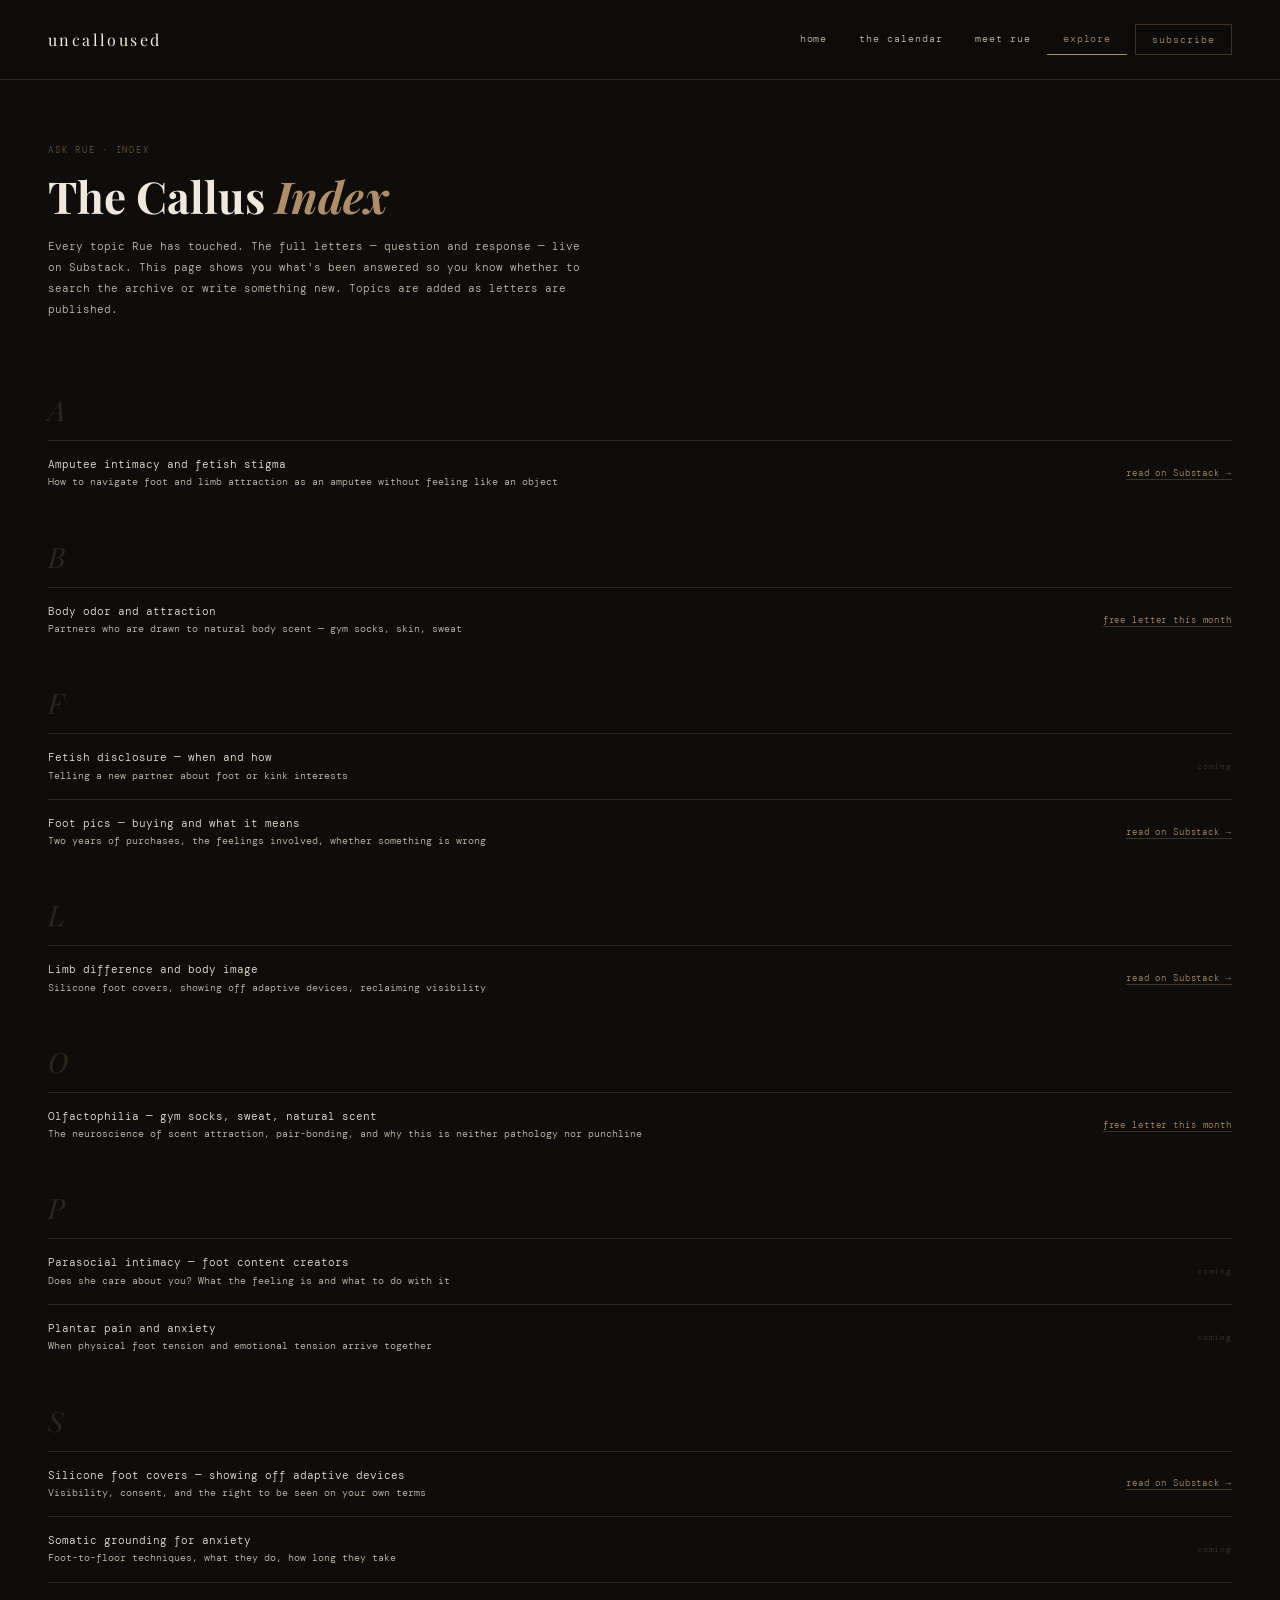
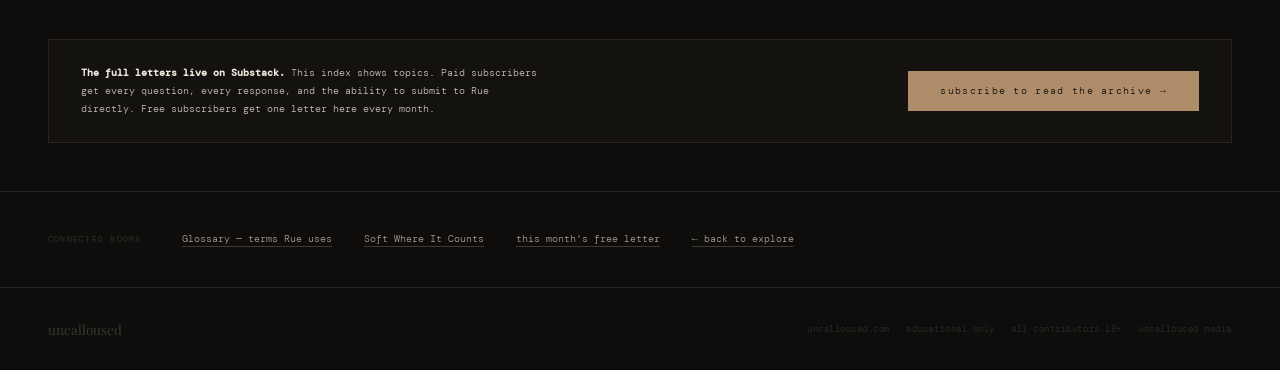
<file: callus-index.html>
<!DOCTYPE html>
<html lang="en">
<head>
<meta charset="UTF-8">
<meta name="viewport" content="width=device-width,initial-scale=1">
<title>The Callus Index — Uncalloused</title>
<link rel="stylesheet" href="shared.css">
<style>
.ci-intro{padding:4rem 3rem 2.5rem;max-width:640px;}
.ci-intro p{font-size:0.7rem;line-height:1.85;color:var(--muted);margin-top:1rem;}
.index-section{padding:0 3rem 1rem;}
.index-letter{font-family:'Playfair Display',serif;font-size:1.75rem;color:rgba(176,141,106,0.2);margin:2rem 0 0.75rem;font-style:italic;}
.index-item{border-top:0.5px solid var(--border);padding:1rem 0;display:grid;grid-template-columns:1fr auto;gap:1rem;align-items:center;}
.index-item:last-of-type{border-bottom:0.5px solid var(--border);margin-bottom:1.5rem;}
.idx-topic{font-size:0.7rem;color:var(--cream);}
.idx-sub{font-size:0.6rem;color:var(--muted);margin-top:0.2rem;line-height:1.6;}
.idx-link{font-size:0.55rem;letter-spacing:0.1em;color:var(--gold);text-decoration:none;border-bottom:0.5px solid rgba(176,141,106,0.3);white-space:nowrap;}
.idx-link:hover{border-color:var(--gold);}
.idx-coming{font-size:0.52rem;letter-spacing:0.1em;color:rgba(232,226,217,0.2);white-space:nowrap;}
.paywall-strip{margin:1rem 3rem 3rem;padding:1.5rem 2rem;background:rgba(176,141,106,0.04);border:0.5px solid rgba(176,141,106,0.15);display:flex;justify-content:space-between;align-items:center;gap:2rem;flex-wrap:wrap;}
.paywall-strip p{font-size:0.65rem;line-height:1.75;color:var(--muted);max-width:460px;}
.paywall-strip strong{color:var(--cream);}
@media(max-width:760px){.ci-intro,.index-section,.paywall-strip{padding-left:1.5rem;padding-right:1.5rem;}.paywall-strip{flex-direction:column;margin-left:0;margin-right:0;}}
</style>
</head>
<body>
<nav>
  <a class="nav-logo" href="index.html">uncalloused</a>
  <div class="nav-tabs">
    <a class="nav-tab" href="index.html">home</a>
    <a class="nav-tab" href="index.html#calendar">the calendar</a>
    <a class="nav-tab" href="index.html#rue">meet rue</a>
    <a class="nav-tab active" href="explore.html">explore</a>
    <a class="nav-tab cta" href="index.html#subscribe">subscribe</a>
  </div>
</nav>

<div class="ci-intro">
  <div class="sec-label">ask rue · index</div>
  <h2>The Callus <em>Index</em></h2>
  <p>Every topic Rue has touched. The full letters — question and response — live on Substack. This page shows you what's been answered so you know whether to search the archive or write something new. Topics are added as letters are published.</p>
</div>

<div class="index-section">

  <div class="index-letter">A</div>
  <div class="index-item"><div><div class="idx-topic">Amputee intimacy and fetish stigma</div><div class="idx-sub">How to navigate foot and limb attraction as an amputee without feeling like an object</div></div><a class="idx-link" href="index.html#subscribe">read on Substack →</a></div>

  <div class="index-letter">B</div>
  <div class="index-item"><div><div class="idx-topic">Body odor and attraction</div><div class="idx-sub">Partners who are drawn to natural body scent — gym socks, skin, sweat</div></div><a class="idx-link" href="index.html#rue">free letter this month</a></div>

  <div class="index-letter">F</div>
  <div class="index-item"><div><div class="idx-topic">Fetish disclosure — when and how</div><div class="idx-sub">Telling a new partner about foot or kink interests</div></div><div class="idx-coming">coming</div></div>
  <div class="index-item"><div><div class="idx-topic">Foot pics — buying and what it means</div><div class="idx-sub">Two years of purchases, the feelings involved, whether something is wrong</div></div><a class="idx-link" href="index.html#subscribe">read on Substack →</a></div>

  <div class="index-letter">L</div>
  <div class="index-item"><div><div class="idx-topic">Limb difference and body image</div><div class="idx-sub">Silicone foot covers, showing off adaptive devices, reclaiming visibility</div></div><a class="idx-link" href="index.html#subscribe">read on Substack →</a></div>

  <div class="index-letter">O</div>
  <div class="index-item"><div><div class="idx-topic">Olfactophilia — gym socks, sweat, natural scent</div><div class="idx-sub">The neuroscience of scent attraction, pair-bonding, and why this is neither pathology nor punchline</div></div><a class="idx-link" href="index.html#rue">free letter this month</a></div>

  <div class="index-letter">P</div>
  <div class="index-item"><div><div class="idx-topic">Parasocial intimacy — foot content creators</div><div class="idx-sub">Does she care about you? What the feeling is and what to do with it</div></div><div class="idx-coming">coming</div></div>
  <div class="index-item"><div><div class="idx-topic">Plantar pain and anxiety</div><div class="idx-sub">When physical foot tension and emotional tension arrive together</div></div><div class="idx-coming">coming</div></div>

  <div class="index-letter">S</div>
  <div class="index-item"><div><div class="idx-topic">Silicone foot covers — showing off adaptive devices</div><div class="idx-sub">Visibility, consent, and the right to be seen on your own terms</div></div><a class="idx-link" href="index.html#subscribe">read on Substack →</a></div>
  <div class="index-item"><div><div class="idx-topic">Somatic grounding for anxiety</div><div class="idx-sub">Foot-to-floor techniques, what they do, how long they take</div></div><div class="idx-coming">coming</div></div>

</div>

<div class="paywall-strip">
  <p><strong>The full letters live on Substack.</strong> This index shows topics. Paid subscribers get every question, every response, and the ability to submit to Rue directly. Free subscribers get one letter here every month.</p>
  <a class="btn-p" href="index.html#subscribe">subscribe to read the archive →</a>
</div>

<div class="xlink-strip">
  <span class="xlink-label">connected rooms</span>
  <a class="xlink" href="glossary.html">Glossary — terms Rue uses</a>
  <a class="xlink" href="soft-where-it-counts.html">Soft Where It Counts</a>
  <a class="xlink" href="index.html#rue">this month's free letter</a>
  <a class="xlink" href="explore.html">← back to explore</a>
</div>

<footer>
  <a class="f-logo" href="index.html">uncalloused</a>
  <div class="f-copy">uncalloused.com · educational only · all contributors 18+ · uncalloused media</div>
</footer>
<script src="images.js"></script>
</body>
</html>
</file>
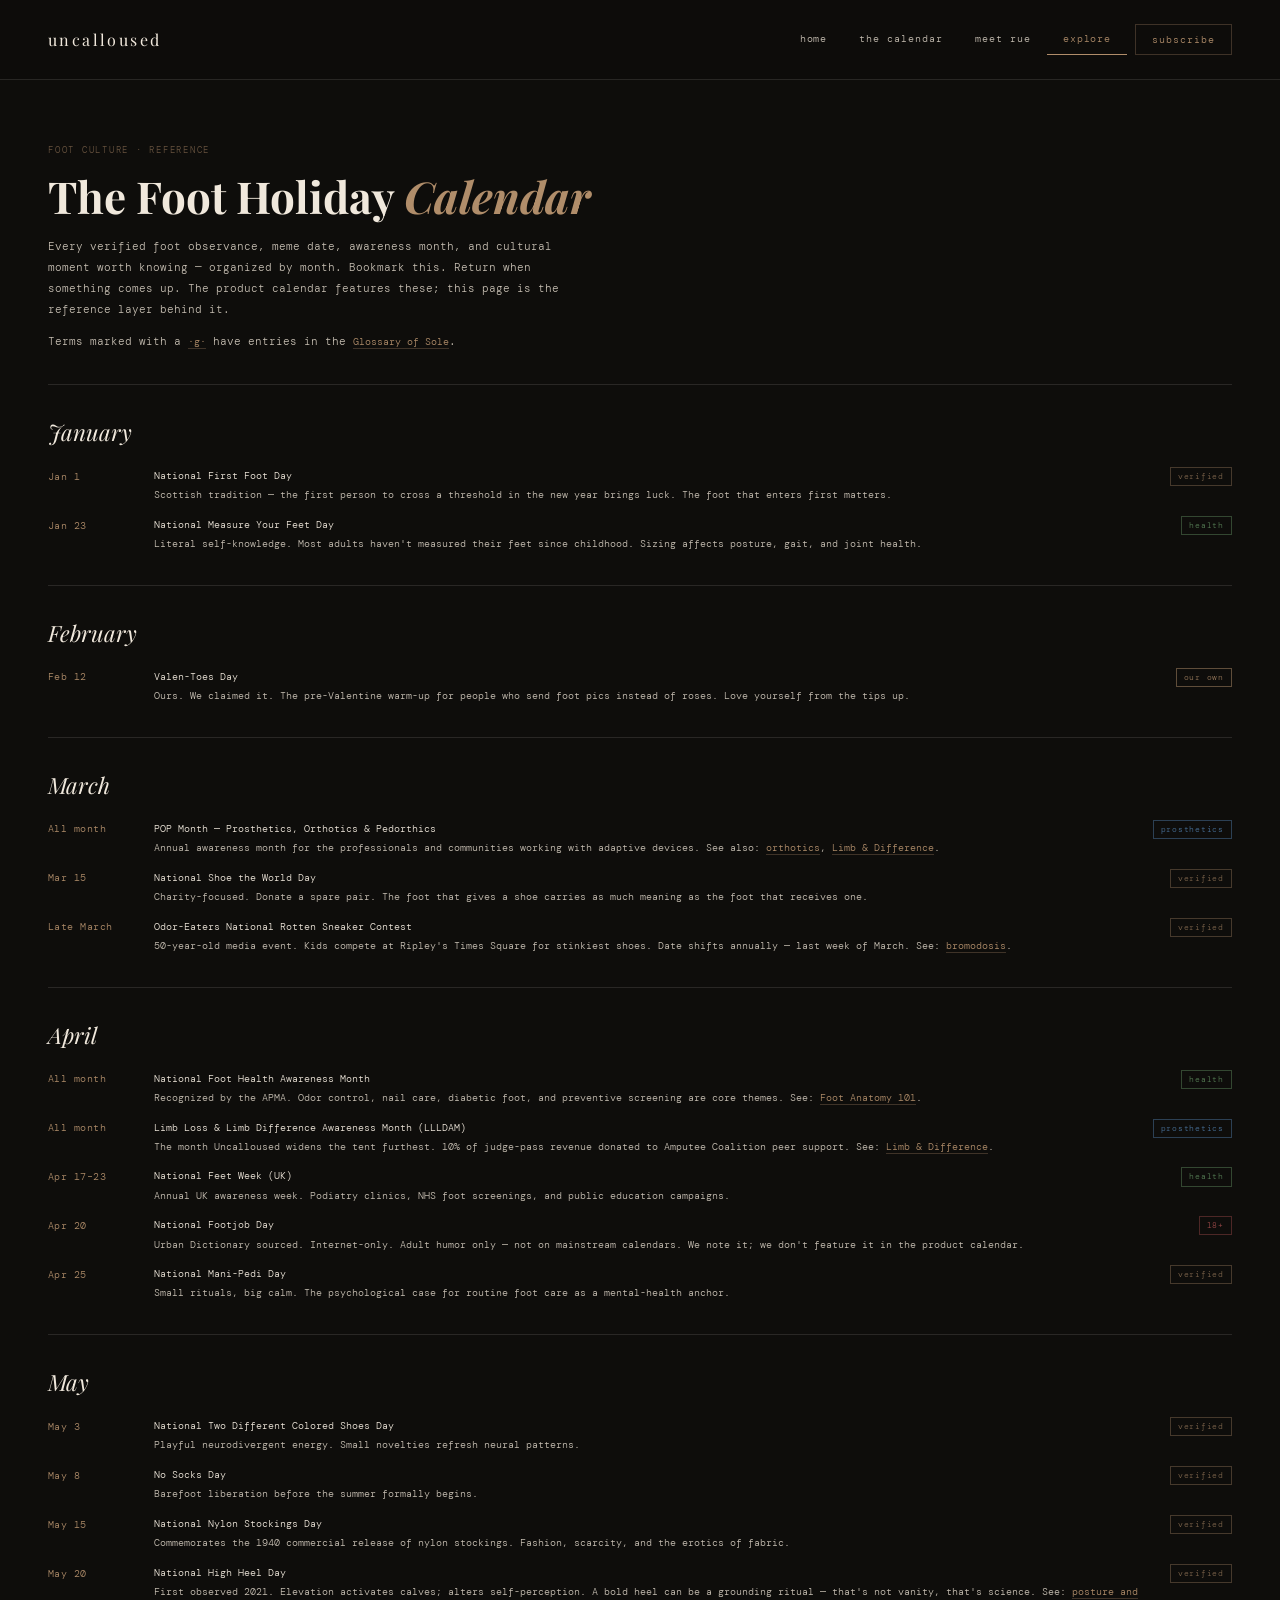
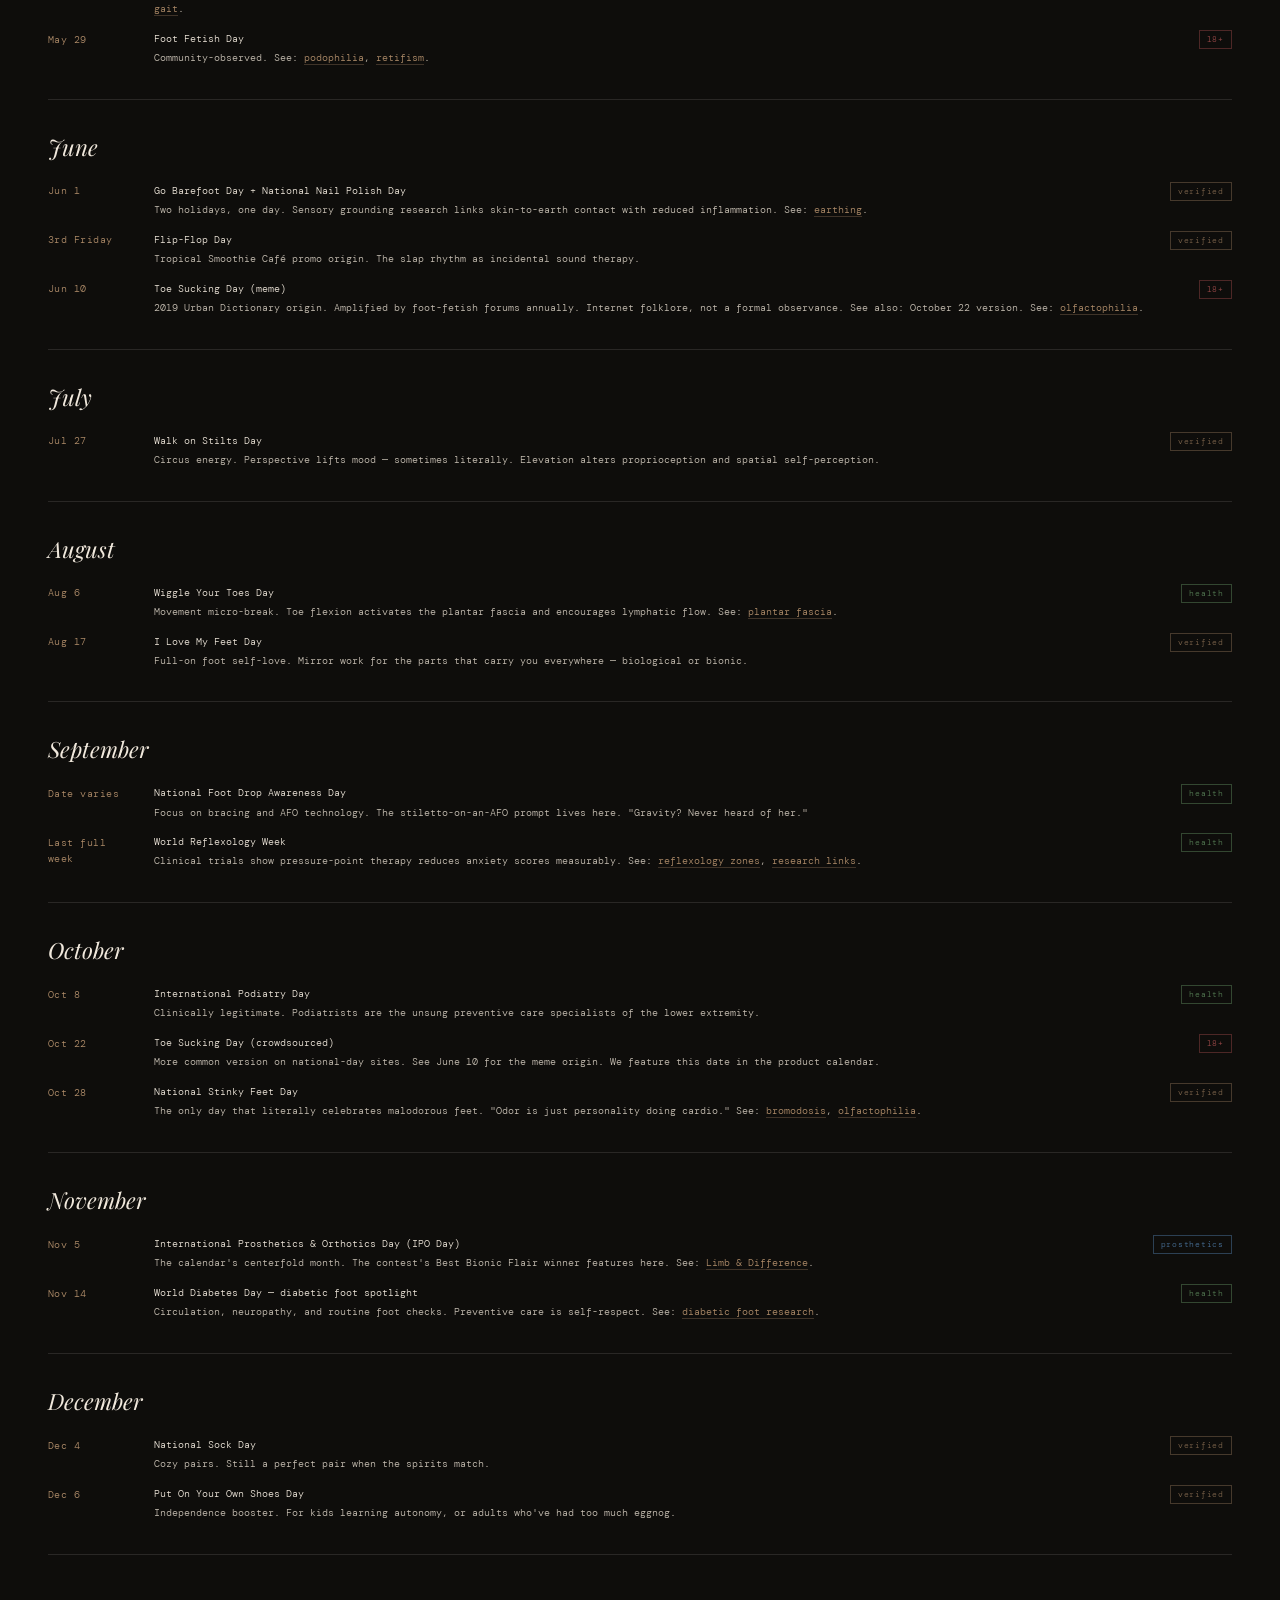
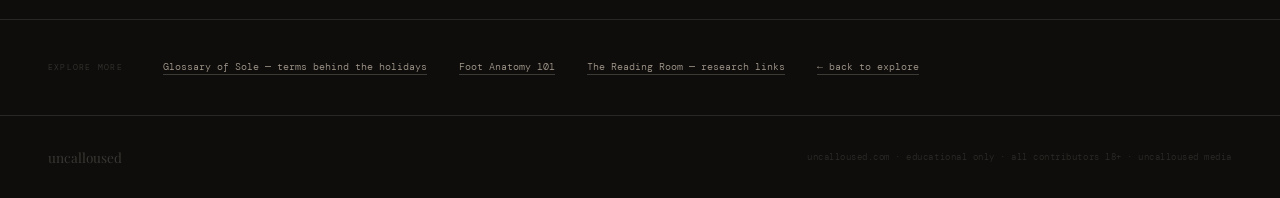
<file: holiday-calendar.html>
<!DOCTYPE html>
<html lang="en">
<head>
<meta charset="UTF-8">
<meta name="viewport" content="width=device-width,initial-scale=1">
<title>The Foot Holiday Calendar — Uncalloused</title>
<link rel="stylesheet" href="shared.css">
<style>
  .cal-intro{padding:4rem 3rem 2rem;max-width:640px;}
  .cal-intro p{font-size:0.7rem;line-height:1.85;color:var(--muted);margin-top:1rem;}

  .months{padding:0 3rem 4rem;}
  .month-block{border-top:0.5px solid var(--border);padding:2rem 0;}
  .month-block:last-child{border-bottom:0.5px solid var(--border);}
  .month-name{font-family:'Playfair Display',serif;font-size:1.4rem;color:var(--cream);margin-bottom:1.25rem;font-style:italic;}

  .observances{display:flex;flex-direction:column;gap:0.75rem;}
  .obs{display:grid;grid-template-columns:90px 1fr auto;gap:1rem;align-items:start;font-size:0.65rem;line-height:1.7;}
  .obs-date{color:var(--gold);font-size:0.6rem;letter-spacing:0.05em;padding-top:0.1rem;}
  .obs-name{color:var(--cream);}
  .obs-note{color:var(--muted);margin-top:0.15rem;font-size:0.62rem;}
  .obs-tag{font-size:0.48rem;letter-spacing:0.1em;padding:2px 7px;border:0.5px solid rgba(176,141,106,0.35);color:rgba(176,141,106,0.7);white-space:nowrap;align-self:start;}
  .obs-tag.adult{border-color:rgba(220,100,100,0.3);color:rgba(220,100,100,0.7);}
  .obs-tag.prosthetics{border-color:rgba(100,160,220,0.35);color:rgba(100,160,220,0.7);}
  .obs-tag.health{border-color:rgba(120,180,120,0.35);color:rgba(120,180,120,0.7);}
  .obs-tag.ours{border-color:rgba(176,141,106,0.5);color:rgba(176,141,106,0.85);}

  .glossary-link{font-size:0.6rem;color:var(--gold);text-decoration:none;border-bottom:0.5px solid rgba(176,141,106,0.3);}
  .glossary-link:hover{border-color:var(--gold);}

  @media(max-width:760px){
    .months{padding:0 1.5rem 3rem;}
    .obs{grid-template-columns:70px 1fr;gap:0.5rem;}
    .obs-tag{display:none;}
    .cal-intro{padding:3rem 1.5rem 1.5rem;}
  }
</style>
</head>
<body>
<nav>
  <a class="nav-logo" href="index.html">uncalloused</a>
  <div class="nav-tabs">
    <a class="nav-tab" href="index.html">home</a>
    <a class="nav-tab" href="index.html#calendar">the calendar</a>
    <a class="nav-tab" href="index.html#rue">meet rue</a>
    <a class="nav-tab active" href="explore.html">explore</a>
    <a class="nav-tab cta" href="index.html#subscribe">subscribe</a>
  </div>
</nav>

<div class="cal-intro">
  <div class="sec-label">foot culture · reference</div>
  <h2>The Foot Holiday <em>Calendar</em></h2>
  <p>Every verified foot observance, meme date, awareness month, and cultural moment worth knowing — organized by month. Bookmark this. Return when something comes up. The product calendar features these; this page is the reference layer behind it.</p>
  <p style="margin-top:0.75rem;">Terms marked with a <a class="glossary-link" href="glossary.html">·g·</a> have entries in the <a class="glossary-link" href="glossary.html">Glossary of Sole</a>.</p>
</div>

<div class="months">

  <div class="month-block">
    <div class="month-name">January</div>
    <div class="observances">
      <div class="obs"><div class="obs-date">Jan 1</div><div><div class="obs-name">National First Foot Day</div><div class="obs-note">Scottish tradition — the first person to cross a threshold in the new year brings luck. The foot that enters first matters.</div></div><div class="obs-tag">verified</div></div>
      <div class="obs"><div class="obs-date">Jan 23</div><div><div class="obs-name">National Measure Your Feet Day</div><div class="obs-note">Literal self-knowledge. Most adults haven't measured their feet since childhood. Sizing affects posture, gait, and joint health.</div></div><div class="obs-tag health">health</div></div>
    </div>
  </div>

  <div class="month-block">
    <div class="month-name">February</div>
    <div class="observances">
      <div class="obs"><div class="obs-date">Feb 12</div><div><div class="obs-name">Valen-Toes Day</div><div class="obs-note">Ours. We claimed it. The pre-Valentine warm-up for people who send foot pics instead of roses. Love yourself from the tips up.</div></div><div class="obs-tag ours">our own</div></div>
    </div>
  </div>

  <div class="month-block">
    <div class="month-name">March</div>
    <div class="observances">
      <div class="obs"><div class="obs-date">All month</div><div><div class="obs-name">POP Month — Prosthetics, Orthotics & Pedorthics</div><div class="obs-note">Annual awareness month for the professionals and communities working with adaptive devices. See also: <a class="glossary-link" href="glossary.html">orthotics</a>, <a class="glossary-link" href="limb-difference.html">Limb & Difference</a>.</div></div><div class="obs-tag prosthetics">prosthetics</div></div>
      <div class="obs"><div class="obs-date">Mar 15</div><div><div class="obs-name">National Shoe the World Day</div><div class="obs-note">Charity-focused. Donate a spare pair. The foot that gives a shoe carries as much meaning as the foot that receives one.</div></div><div class="obs-tag verified">verified</div></div>
      <div class="obs"><div class="obs-date">Late March</div><div><div class="obs-name">Odor-Eaters National Rotten Sneaker Contest</div><div class="obs-note">50-year-old media event. Kids compete at Ripley's Times Square for stinkiest shoes. Date shifts annually — last week of March. See: <a class="glossary-link" href="glossary.html">bromodosis</a>.</div></div><div class="obs-tag verified">verified</div></div>
    </div>
  </div>

  <div class="month-block">
    <div class="month-name">April</div>
    <div class="observances">
      <div class="obs"><div class="obs-date">All month</div><div><div class="obs-name">National Foot Health Awareness Month</div><div class="obs-note">Recognized by the APMA. Odor control, nail care, diabetic foot, and preventive screening are core themes. See: <a class="glossary-link" href="foot-anatomy.html">Foot Anatomy 101</a>.</div></div><div class="obs-tag health">health</div></div>
      <div class="obs"><div class="obs-date">All month</div><div><div class="obs-name">Limb Loss & Limb Difference Awareness Month (LLLDAM)</div><div class="obs-note">The month Uncalloused widens the tent furthest. 10% of judge-pass revenue donated to Amputee Coalition peer support. See: <a class="glossary-link" href="limb-difference.html">Limb & Difference</a>.</div></div><div class="obs-tag prosthetics">prosthetics</div></div>
      <div class="obs"><div class="obs-date">Apr 17–23</div><div><div class="obs-name">National Feet Week (UK)</div><div class="obs-note">Annual UK awareness week. Podiatry clinics, NHS foot screenings, and public education campaigns.</div></div><div class="obs-tag health">health</div></div>
      <div class="obs"><div class="obs-date">Apr 20</div><div><div class="obs-name">National Footjob Day</div><div class="obs-note">Urban Dictionary sourced. Internet-only. Adult humor only — not on mainstream calendars. We note it; we don't feature it in the product calendar.</div></div><div class="obs-tag adult">18+</div></div>
      <div class="obs"><div class="obs-date">Apr 25</div><div><div class="obs-name">National Mani-Pedi Day</div><div class="obs-note">Small rituals, big calm. The psychological case for routine foot care as a mental-health anchor.</div></div><div class="obs-tag verified">verified</div></div>
    </div>
  </div>

  <div class="month-block">
    <div class="month-name">May</div>
    <div class="observances">
      <div class="obs"><div class="obs-date">May 3</div><div><div class="obs-name">National Two Different Colored Shoes Day</div><div class="obs-note">Playful neurodivergent energy. Small novelties refresh neural patterns.</div></div><div class="obs-tag verified">verified</div></div>
      <div class="obs"><div class="obs-date">May 8</div><div><div class="obs-name">No Socks Day</div><div class="obs-note">Barefoot liberation before the summer formally begins.</div></div><div class="obs-tag verified">verified</div></div>
      <div class="obs"><div class="obs-date">May 15</div><div><div class="obs-name">National Nylon Stockings Day</div><div class="obs-note">Commemorates the 1940 commercial release of nylon stockings. Fashion, scarcity, and the erotics of fabric.</div></div><div class="obs-tag verified">verified</div></div>
      <div class="obs"><div class="obs-date">May 20</div><div><div class="obs-name">National High Heel Day</div><div class="obs-note">First observed 2021. Elevation activates calves; alters self-perception. A bold heel can be a grounding ritual — that's not vanity, that's science. See: <a class="glossary-link" href="foot-anatomy.html">posture and gait</a>.</div></div><div class="obs-tag verified">verified</div></div>
      <div class="obs"><div class="obs-date">May 29</div><div><div class="obs-name">Foot Fetish Day</div><div class="obs-note">Community-observed. See: <a class="glossary-link" href="glossary.html">podophilia</a>, <a class="glossary-link" href="glossary.html">retifism</a>.</div></div><div class="obs-tag adult">18+</div></div>
    </div>
  </div>

  <div class="month-block">
    <div class="month-name">June</div>
    <div class="observances">
      <div class="obs"><div class="obs-date">Jun 1</div><div><div class="obs-name">Go Barefoot Day + National Nail Polish Day</div><div class="obs-note">Two holidays, one day. Sensory grounding research links skin-to-earth contact with reduced inflammation. See: <a class="glossary-link" href="glossary.html">earthing</a>.</div></div><div class="obs-tag verified">verified</div></div>
      <div class="obs"><div class="obs-date">3rd Friday</div><div><div class="obs-name">Flip-Flop Day</div><div class="obs-note">Tropical Smoothie Café promo origin. The slap rhythm as incidental sound therapy.</div></div><div class="obs-tag verified">verified</div></div>
      <div class="obs"><div class="obs-date">Jun 10</div><div><div class="obs-name">Toe Sucking Day (meme)</div><div class="obs-note">2019 Urban Dictionary origin. Amplified by foot-fetish forums annually. Internet folklore, not a formal observance. See also: October 22 version. See: <a class="glossary-link" href="glossary.html">olfactophilia</a>.</div></div><div class="obs-tag adult">18+</div></div>
    </div>
  </div>

  <div class="month-block">
    <div class="month-name">July</div>
    <div class="observances">
      <div class="obs"><div class="obs-date">Jul 27</div><div><div class="obs-name">Walk on Stilts Day</div><div class="obs-note">Circus energy. Perspective lifts mood — sometimes literally. Elevation alters proprioception and spatial self-perception.</div></div><div class="obs-tag verified">verified</div></div>
    </div>
  </div>

  <div class="month-block">
    <div class="month-name">August</div>
    <div class="observances">
      <div class="obs"><div class="obs-date">Aug 6</div><div><div class="obs-name">Wiggle Your Toes Day</div><div class="obs-note">Movement micro-break. Toe flexion activates the plantar fascia and encourages lymphatic flow. See: <a class="glossary-link" href="foot-anatomy.html">plantar fascia</a>.</div></div><div class="obs-tag health">health</div></div>
      <div class="obs"><div class="obs-date">Aug 17</div><div><div class="obs-name">I Love My Feet Day</div><div class="obs-note">Full-on foot self-love. Mirror work for the parts that carry you everywhere — biological or bionic.</div></div><div class="obs-tag verified">verified</div></div>
    </div>
  </div>

  <div class="month-block">
    <div class="month-name">September</div>
    <div class="observances">
      <div class="obs"><div class="obs-date">Date varies</div><div><div class="obs-name">National Foot Drop Awareness Day</div><div class="obs-note">Focus on bracing and AFO technology. The stiletto-on-an-AFO prompt lives here. "Gravity? Never heard of her."</div></div><div class="obs-tag health">health</div></div>
      <div class="obs"><div class="obs-date">Last full week</div><div><div class="obs-name">World Reflexology Week</div><div class="obs-note">Clinical trials show pressure-point therapy reduces anxiety scores measurably. See: <a class="glossary-link" href="foot-anatomy.html">reflexology zones</a>, <a class="glossary-link" href="reading-room.html">research links</a>.</div></div><div class="obs-tag health">health</div></div>
    </div>
  </div>

  <div class="month-block">
    <div class="month-name">October</div>
    <div class="observances">
      <div class="obs"><div class="obs-date">Oct 8</div><div><div class="obs-name">International Podiatry Day</div><div class="obs-note">Clinically legitimate. Podiatrists are the unsung preventive care specialists of the lower extremity.</div></div><div class="obs-tag health">health</div></div>
      <div class="obs"><div class="obs-date">Oct 22</div><div><div class="obs-name">Toe Sucking Day (crowdsourced)</div><div class="obs-note">More common version on national-day sites. See June 10 for the meme origin. We feature this date in the product calendar.</div></div><div class="obs-tag adult">18+</div></div>
      <div class="obs"><div class="obs-date">Oct 28</div><div><div class="obs-name">National Stinky Feet Day</div><div class="obs-note">The only day that literally celebrates malodorous feet. "Odor is just personality doing cardio." See: <a class="glossary-link" href="glossary.html">bromodosis</a>, <a class="glossary-link" href="glossary.html">olfactophilia</a>.</div></div><div class="obs-tag verified">verified</div></div>
    </div>
  </div>

  <div class="month-block">
    <div class="month-name">November</div>
    <div class="observances">
      <div class="obs"><div class="obs-date">Nov 5</div><div><div class="obs-name">International Prosthetics & Orthotics Day (IPO Day)</div><div class="obs-note">The calendar's centerfold month. The contest's Best Bionic Flair winner features here. See: <a class="glossary-link" href="limb-difference.html">Limb & Difference</a>.</div></div><div class="obs-tag prosthetics">prosthetics</div></div>
      <div class="obs"><div class="obs-date">Nov 14</div><div><div class="obs-name">World Diabetes Day — diabetic foot spotlight</div><div class="obs-note">Circulation, neuropathy, and routine foot checks. Preventive care is self-respect. See: <a class="glossary-link" href="reading-room.html">diabetic foot research</a>.</div></div><div class="obs-tag health">health</div></div>
    </div>
  </div>

  <div class="month-block">
    <div class="month-name">December</div>
    <div class="observances">
      <div class="obs"><div class="obs-date">Dec 4</div><div><div class="obs-name">National Sock Day</div><div class="obs-note">Cozy pairs. Still a perfect pair when the spirits match.</div></div><div class="obs-tag verified">verified</div></div>
      <div class="obs"><div class="obs-date">Dec 6</div><div><div class="obs-name">Put On Your Own Shoes Day</div><div class="obs-note">Independence booster. For kids learning autonomy, or adults who've had too much eggnog.</div></div><div class="obs-tag verified">verified</div></div>
    </div>
  </div>

</div>

<div class="xlink-strip">
  <span class="xlink-label">explore more</span>
  <a class="xlink" href="glossary.html">Glossary of Sole — terms behind the holidays</a>
  <a class="xlink" href="foot-anatomy.html">Foot Anatomy 101</a>
  <a class="xlink" href="reading-room.html">The Reading Room — research links</a>
  <a class="xlink" href="explore.html">← back to explore</a>
</div>

<footer>
  <a class="f-logo" href="index.html">uncalloused</a>
  <div class="f-copy">uncalloused.com · educational only · all contributors 18+ · uncalloused media</div>
</footer>
</body>
</html>
</file>
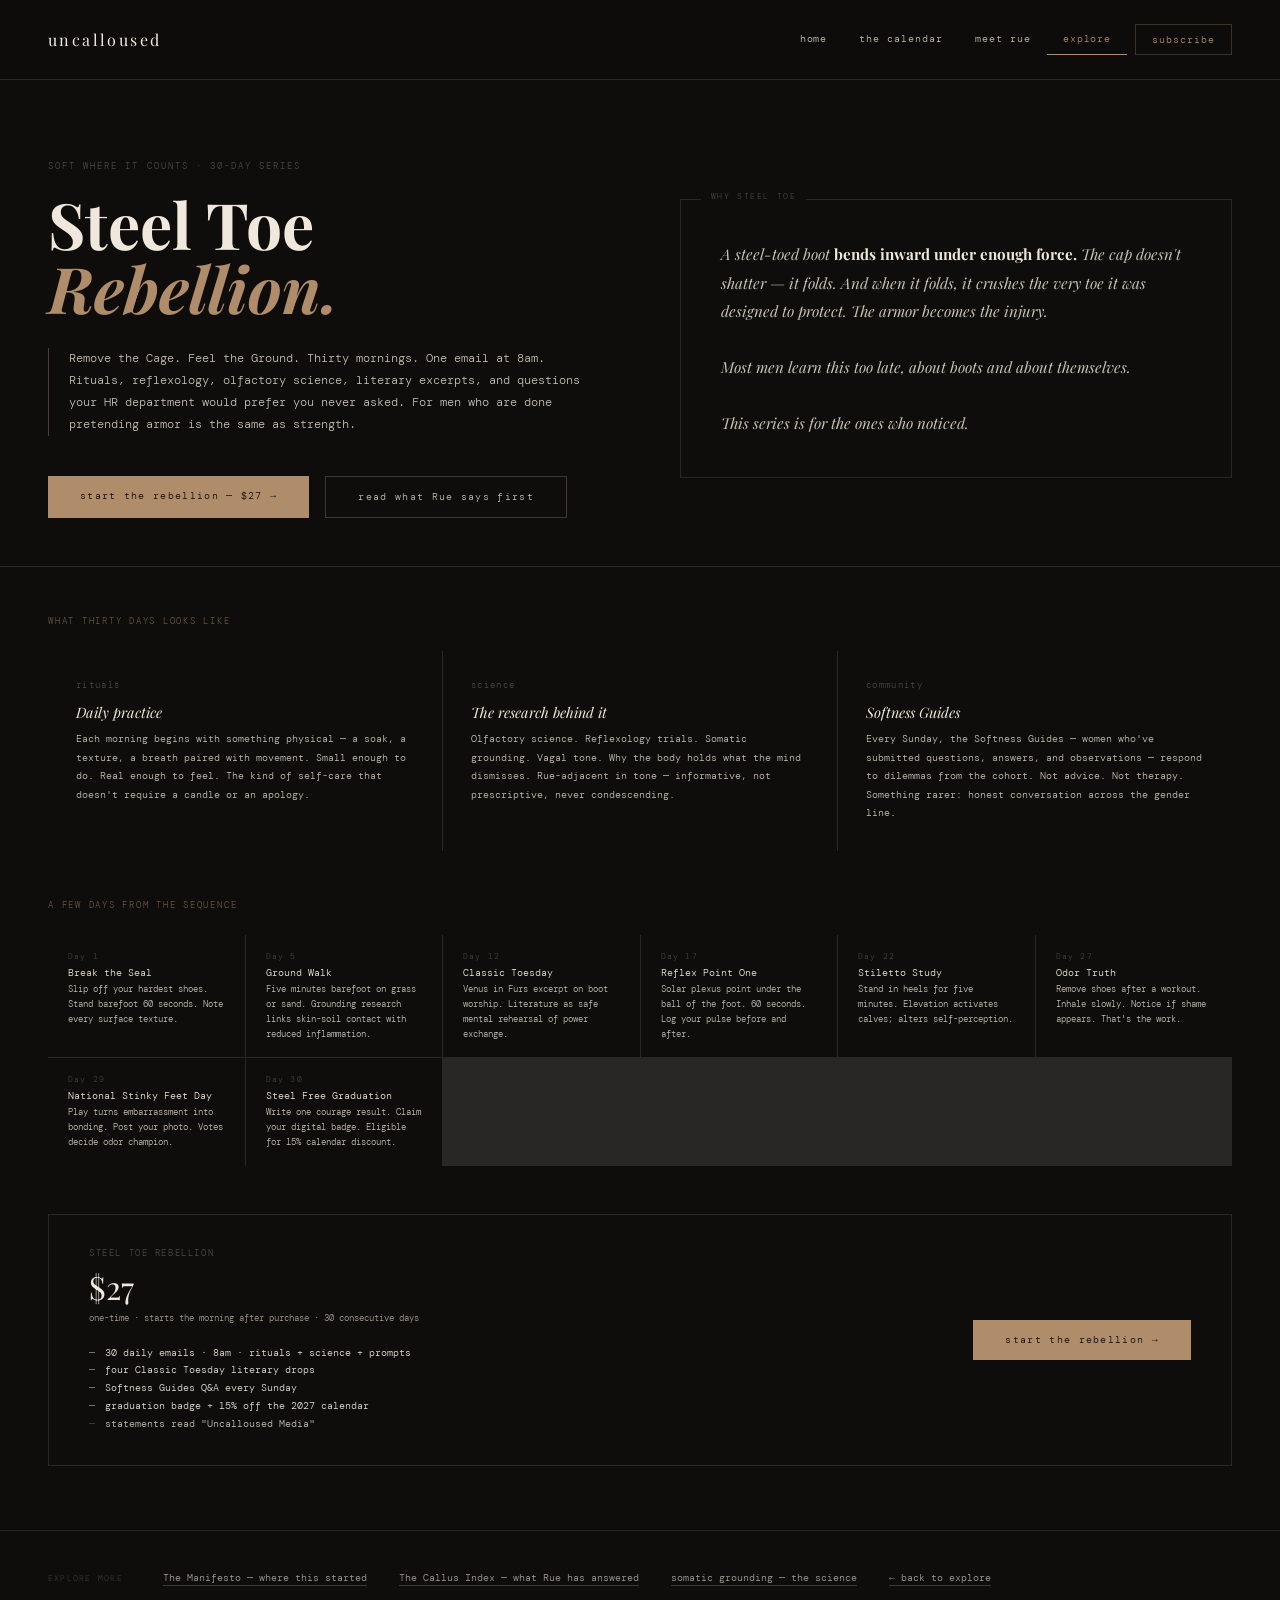
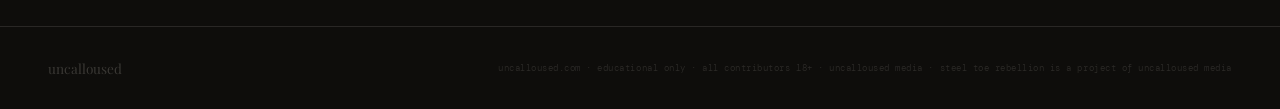
<file: steel-toe.html>
<!DOCTYPE html>
<html lang="en">
<head>
<meta charset="UTF-8">
<meta name="viewport" content="width=device-width,initial-scale=1">
<title>Steel Toe Rebellion — Uncalloused</title>
<link rel="stylesheet" href="shared.css">
<style>
  .st-hero{padding:5rem 3rem 3rem;display:grid;grid-template-columns:1fr 1fr;gap:5rem;align-items:center;}
  .st-hero h1{font-family:'Playfair Display',serif;font-size:clamp(2.5rem,5vw,4rem);line-height:1.0;color:var(--cream);}
  .st-hero h1 em{font-style:italic;color:var(--gold);display:block;}
  .st-sub{font-size:0.72rem;line-height:1.9;color:var(--muted);margin-top:1.75rem;border-left:1px solid rgba(176,141,106,0.4);padding-left:1.25rem;}
  .st-cta{display:flex;gap:1rem;margin-top:2.5rem;flex-wrap:wrap;}

  .origin-box{border:0.5px solid var(--border);padding:2.5rem;position:relative;}
  .origin-box::before{content:'why steel toe';position:absolute;top:-0.6rem;left:1.25rem;background:var(--ink);padding:0 0.6rem;font-size:0.5rem;letter-spacing:0.2em;text-transform:uppercase;color:rgba(232,226,217,0.28);}
  .origin-text{font-family:'Playfair Display',serif;font-size:0.95rem;line-height:1.85;color:var(--muted);font-style:italic;}
  .origin-text strong{color:var(--cream);font-style:normal;}

  .what-strip{padding:3rem 3rem;border-top:0.5px solid var(--border);}
  .what-grid{display:grid;grid-template-columns:repeat(3,1fr);gap:1px;background:var(--border);margin-top:1.5rem;}
  .what-cell{background:var(--ink);padding:1.75rem;}
  .wc-num{font-size:0.55rem;letter-spacing:0.15em;color:rgba(232,226,217,0.28);margin-bottom:0.7rem;}
  .wc-title{font-family:'Playfair Display',serif;font-size:0.9rem;color:var(--cream);font-style:italic;margin-bottom:0.5rem;}
  .wc-body{font-size:0.63rem;line-height:1.85;color:var(--muted);}

  .days-strip{padding:0 3rem 3rem;}
  .days-label{font-size:0.55rem;letter-spacing:0.2em;text-transform:uppercase;color:rgba(176,141,106,0.55);margin-bottom:1.5rem;}
  .days-grid{display:grid;grid-template-columns:repeat(auto-fill,minmax(180px,1fr));gap:1px;background:var(--border);}
  .day-peek{background:var(--ink);padding:1rem 1.25rem;}
  .day-num{font-size:0.5rem;letter-spacing:0.15em;color:rgba(232,226,217,0.25);margin-bottom:0.3rem;}
  .day-subject{font-size:0.65rem;color:var(--cream);margin-bottom:0.2rem;}
  .day-ritual{font-size:0.58rem;color:var(--muted);line-height:1.6;}

  .price-strip{margin:0 3rem 4rem;padding:2rem 2.5rem;border:0.5px solid var(--border);display:flex;justify-content:space-between;align-items:center;gap:2rem;flex-wrap:wrap;}
  .price-left{}
  .price-label{font-size:0.55rem;letter-spacing:0.18em;text-transform:uppercase;color:rgba(232,226,217,0.28);margin-bottom:0.4rem;}
  .price-val{font-family:'Playfair Display',serif;font-size:2rem;color:var(--cream);}
  .price-note{font-size:0.58rem;color:var(--dim);margin-top:0.2rem;}
  .price-includes{margin-top:1rem;}
  .pi{font-size:0.62rem;color:var(--muted);padding-left:1rem;position:relative;line-height:1.8;}
  .pi::before{content:'—';position:absolute;left:0;color:rgba(176,141,106,0.4);}
  .pi.on{color:#e8e2d9;}
  .pi.on::before{color:var(--gold);}

  @media(max-width:760px){
    .st-hero{grid-template-columns:1fr;padding:3rem 1.5rem 2rem;gap:2rem;}
    .what-strip,.days-strip{padding-left:1.5rem;padding-right:1.5rem;}
    .what-grid{grid-template-columns:1fr;}
    .price-strip{margin:0 1.5rem 3rem;flex-direction:column;}
  }
</style>
</head>
<body>
<nav>
  <a class="nav-logo" href="index.html">uncalloused</a>
  <div class="nav-tabs">
    <a class="nav-tab" href="index.html">home</a>
    <a class="nav-tab" href="index.html#calendar">the calendar</a>
    <a class="nav-tab" href="index.html#rue">meet rue</a>
    <a class="nav-tab active" href="explore.html">explore</a>
    <a class="nav-tab cta" href="index.html#subscribe">subscribe</a>
  </div>
</nav>

<div class="st-hero">
  <div>
    <div class="eyebrow">soft where it counts · 30-day series</div>
    <h1>Steel Toe<br><em>Rebellion.</em></h1>
    <p class="st-sub">Remove the Cage. Feel the Ground. Thirty mornings. One email at 8am. Rituals, reflexology, olfactory science, literary excerpts, and questions your HR department would prefer you never asked. For men who are done pretending armor is the same as strength.</p>
    <div class="st-cta">
      <a class="btn-p" href="index.html#subscribe">start the rebellion — $27 →</a>
      <a class="btn-g" href="callus-index.html">read what Rue says first</a>
    </div>
  </div>
  <div class="origin-box">
    <p class="origin-text">A steel-toed boot <strong>bends inward under enough force.</strong> The cap doesn't shatter — it folds. And when it folds, it crushes the very toe it was designed to protect. The armor becomes the injury.<br><br>Most men learn this too late, about boots and about themselves.<br><br>This series is for the ones who noticed.</p>
  </div>
</div>

<div class="what-strip">
  <div class="sec-label">what thirty days looks like</div>
  <div class="what-grid">
    <div class="what-cell"><div class="wc-num">rituals</div><div class="wc-title">Daily practice</div><div class="wc-body">Each morning begins with something physical — a soak, a texture, a breath paired with movement. Small enough to do. Real enough to feel. The kind of self-care that doesn't require a candle or an apology.</div></div>
    <div class="what-cell"><div class="wc-num">science</div><div class="wc-title">The research behind it</div><div class="wc-body">Olfactory science. Reflexology trials. Somatic grounding. Vagal tone. Why the body holds what the mind dismisses. Rue-adjacent in tone — informative, not prescriptive, never condescending.</div></div>
    <div class="what-cell"><div class="wc-num">community</div><div class="wc-title">Softness Guides</div><div class="wc-body">Every Sunday, the Softness Guides — women who've submitted questions, answers, and observations — respond to dilemmas from the cohort. Not advice. Not therapy. Something rarer: honest conversation across the gender line.</div></div>
  </div>
</div>

<div class="days-strip">
  <div class="days-label">a few days from the sequence</div>
  <div class="days-grid">
    <div class="day-peek"><div class="day-num">Day 1</div><div class="day-subject">Break the Seal</div><div class="day-ritual">Slip off your hardest shoes. Stand barefoot 60 seconds. Note every surface texture.</div></div>
    <div class="day-peek"><div class="day-num">Day 5</div><div class="day-subject">Ground Walk</div><div class="day-ritual">Five minutes barefoot on grass or sand. Grounding research links skin-soil contact with reduced inflammation.</div></div>
    <div class="day-peek"><div class="day-num">Day 12</div><div class="day-subject">Classic Toesday</div><div class="day-ritual">Venus in Furs excerpt on boot worship. Literature as safe mental rehearsal of power exchange.</div></div>
    <div class="day-peek"><div class="day-num">Day 17</div><div class="day-subject">Reflex Point One</div><div class="day-ritual">Solar plexus point under the ball of the foot. 60 seconds. Log your pulse before and after.</div></div>
    <div class="day-peek"><div class="day-num">Day 22</div><div class="day-subject">Stiletto Study</div><div class="day-ritual">Stand in heels for five minutes. Elevation activates calves; alters self-perception.</div></div>
    <div class="day-peek"><div class="day-num">Day 27</div><div class="day-subject">Odor Truth</div><div class="day-ritual">Remove shoes after a workout. Inhale slowly. Notice if shame appears. That's the work.</div></div>
    <div class="day-peek"><div class="day-num">Day 29</div><div class="day-subject">National Stinky Feet Day</div><div class="day-ritual">Play turns embarrassment into bonding. Post your photo. Votes decide odor champion.</div></div>
    <div class="day-peek"><div class="day-num">Day 30</div><div class="day-subject">Steel Free Graduation</div><div class="day-ritual">Write one courage result. Claim your digital badge. Eligible for 15% calendar discount.</div></div>
  </div>
</div>

<div class="price-strip">
  <div class="price-left">
    <div class="price-label">steel toe rebellion</div>
    <div class="price-val">$27</div>
    <div class="price-note">one-time · starts the morning after purchase · 30 consecutive days</div>
    <div class="price-includes" style="margin-top:1.25rem;">
      <div class="pi on">30 daily emails · 8am · rituals + science + prompts</div>
      <div class="pi on">four Classic Toesday literary drops</div>
      <div class="pi on">Softness Guides Q&A every Sunday</div>
      <div class="pi on">graduation badge + 15% off the 2027 calendar</div>
      <div class="pi">statements read "Uncalloused Media"</div>
    </div>
  </div>
  <a class="btn-p" href="index.html#subscribe">start the rebellion →</a>
</div>

<div class="xlink-strip">
  <span class="xlink-label">explore more</span>
  <a class="xlink" href="manifesto.html">The Manifesto — where this started</a>
  <a class="xlink" href="callus-index.html">The Callus Index — what Rue has answered</a>
  <a class="xlink" href="glossary.html#S">somatic grounding — the science</a>
  <a class="xlink" href="explore.html">← back to explore</a>
</div>

<footer>
  <a class="f-logo" href="index.html">uncalloused</a>
  <div class="f-copy">uncalloused.com · educational only · all contributors 18+ · uncalloused media · steel toe rebellion is a project of uncalloused media</div>
</footer>
</body>
</html>
</file>
<file: shared.css>
@import url('https://fonts.googleapis.com/css2?family=Playfair+Display:ital,wght@0,400;0,700;1,400;1,700&family=DM+Mono:ital,wght@0,300;0,400;1,300&display=swap');
*{margin:0;padding:0;box-sizing:border-box;}
:root{--ink:#0e0d0b;--cream:#f0e8dc;--gold:#b08d6a;--goldl:#c9a07c;--muted:#c8c0b4;--dim:#a89e92;--border:rgba(232,226,217,0.12);--paper:#faf7f3;--paperink:#1a1510;}
body{background:var(--ink);color:#e8e2d9;font-family:'DM Mono',monospace;font-weight:300;overflow-x:hidden;min-height:100vh;}
nav{display:flex;justify-content:space-between;align-items:center;padding:1.5rem 3rem;border-bottom:0.5px solid var(--border);position:sticky;top:0;background:rgba(14,13,11,0.97);z-index:50;flex-wrap:wrap;gap:0.5rem;}
.nav-logo{font-family:'Playfair Display',serif;font-size:1rem;letter-spacing:0.15em;color:var(--cream);text-decoration:none;}
.nav-tabs{display:flex;flex-wrap:wrap;}
.nav-tab{background:none;border:none;font-family:'DM Mono',monospace;font-size:0.6rem;letter-spacing:0.1em;color:var(--muted);cursor:pointer;padding:0.5rem 1rem;transition:color 0.2s;border-bottom:1px solid transparent;text-decoration:none;display:inline-block;}
.nav-tab:hover{color:#e8e2d9;}
.nav-tab.active{color:var(--gold);border-bottom:1px solid var(--gold);}
.nav-tab.cta{color:var(--gold);border:0.5px solid rgba(176,141,106,0.3);margin-left:0.5rem;}
.nav-tab.cta:hover{background:rgba(176,141,106,0.08);}
.eyebrow{font-size:0.58rem;letter-spacing:0.22em;text-transform:uppercase;color:rgba(232,226,217,0.28);margin-bottom:1.25rem;cursor:default;user-select:none;pointer-events:none;}
.sec-label{font-size:0.55rem;letter-spacing:0.2em;text-transform:uppercase;color:rgba(176,141,106,0.55);margin-bottom:1rem;}
h1{font-family:'Playfair Display',serif;font-size:clamp(2.5rem,5vw,4rem);line-height:1.05;color:var(--cream);}
h1 em{font-style:italic;color:var(--gold);display:block;}
h2{font-family:'Playfair Display',serif;font-size:clamp(1.75rem,3.5vw,2.75rem);color:var(--cream);line-height:1.1;}
h2 em{font-style:italic;color:var(--gold);}
h3{font-family:'Playfair Display',serif;font-size:1.1rem;color:var(--cream);font-style:italic;margin-bottom:0.5rem;}
.pg-hero{padding:4rem 3rem 2.5rem;}
.pg-hero p{font-size:0.7rem;color:var(--muted);margin-top:0.85rem;max-width:540px;line-height:1.85;}
.content{padding:0 3rem 5rem;}
.btn-p{background:var(--gold);color:var(--ink);border:none;padding:0.85rem 2rem;font-family:'DM Mono',monospace;font-size:0.63rem;letter-spacing:0.13em;cursor:pointer;transition:all 0.2s;text-decoration:none;display:inline-block;}
.btn-p:hover{background:var(--goldl);transform:translateY(-1px);}
.btn-g{background:transparent;color:var(--muted);border:0.5px solid rgba(232,226,217,0.2);padding:0.85rem 2rem;font-family:'DM Mono',monospace;font-size:0.63rem;letter-spacing:0.13em;cursor:pointer;transition:all 0.2s;text-decoration:none;display:inline-block;}
.btn-g:hover{color:#e8e2d9;border-color:rgba(232,226,217,0.4);}
a.internal{color:var(--gold);text-decoration:none;border-bottom:0.5px solid rgba(176,141,106,0.3);transition:border-color 0.2s;}
a.internal:hover{border-color:var(--gold);}
.img-slot{width:100%;overflow:hidden;position:relative;background:#1a1510;}
.img-slot img{width:100%;height:100%;object-fit:cover;display:block;opacity:0;transition:opacity 0.7s ease;}
.img-slot img.loaded{opacity:1;}
.img-slot-tall{height:500px;}
.img-slot-med{height:340px;}
.img-slot-short{height:220px;}
.xlink-strip{padding:2.5rem 3rem;border-top:0.5px solid var(--border);display:flex;gap:2rem;flex-wrap:wrap;align-items:center;}
.xlink{font-size:0.62rem;color:var(--dim);text-decoration:none;border-bottom:0.5px solid rgba(168,158,146,0.3);padding-bottom:1px;transition:all 0.2s;}
.xlink:hover{color:var(--cream);border-color:var(--cream);}
.xlink-label{font-size:0.52rem;letter-spacing:0.15em;text-transform:uppercase;color:rgba(232,226,217,0.2);margin-right:0.5rem;}
footer{padding:2rem 3rem;border-top:0.5px solid var(--border);display:flex;justify-content:space-between;align-items:center;flex-wrap:wrap;gap:1rem;}
.f-logo{font-family:'Playfair Display',serif;font-size:0.85rem;color:rgba(232,226,217,0.2);text-decoration:none;}
.f-copy{font-size:0.54rem;color:rgba(232,226,217,0.14);letter-spacing:0.06em;}
@media(max-width:760px){
  nav{padding:1.25rem 1.5rem;}
  .nav-tab{padding:0.4rem 0.6rem;font-size:0.52rem;}
  .pg-hero,.content,.xlink-strip{padding-left:1.5rem;padding-right:1.5rem;}
  .img-slot-tall{height:280px;}
  .img-slot-med{height:200px;}
  footer{padding:1.75rem 1.5rem;flex-direction:column;text-align:center;}
}
</file>
